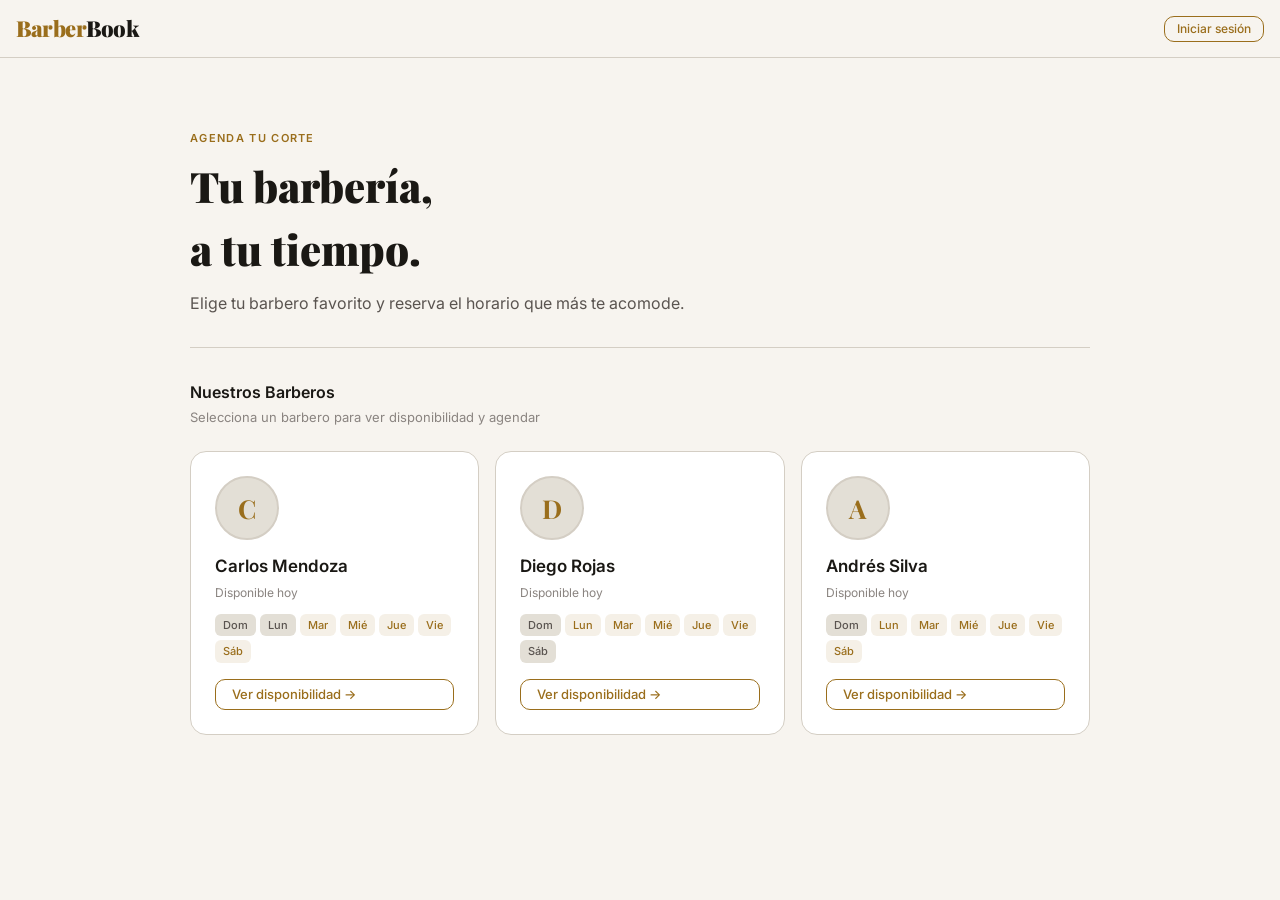
<file: index.html>
<!DOCTYPE html>
<html lang="es">
<head>
  <meta charset="UTF-8">
  <meta name="viewport" content="width=device-width, initial-scale=1.0, viewport-fit=cover">
  <title>BarberBook</title>
  <link rel="preconnect" href="https://fonts.googleapis.com">
  <link rel="stylesheet" href="https://fonts.googleapis.com/css2?family=Playfair+Display:wght@400;700;900&family=Inter:wght@300;400;500;600&display=swap">
  <link rel="stylesheet" href="estilos.css">
</head>
<body>

<div id="toast"></div>

<!-- ======= HOME ======= -->
<div id="screen-home" class="screen">
  <nav class="top-nav">
    <div class="nav-logo">Barber<span>Book</span></div>
    <div class="nav-actions" id="nav-actions-home"></div>
  </nav>
  <div class="main">
    <div class="hero">
      <div class="section-eyebrow">Agenda tu corte</div>
      <h1>Tu barbería,<br>a tu tiempo.</h1>
      <p class="hero-subtitle">Elige tu barbero favorito y reserva el horario que más te acomode.</p>
    </div>
    <h3 style="margin-bottom:4px">Nuestros Barberos</h3>
    <p style="font-size:13px;color:var(--fg-3);margin-bottom:0">Selecciona un barbero para ver disponibilidad y agendar</p>
    <div class="barbers-grid" id="barbers-grid"></div>
  </div>
</div>

<!-- ======= BOOKING ======= -->
<div id="screen-booking" class="screen">
  <nav class="top-nav">
    <div class="nav-logo">Barber<span>Book</span></div>
    <div class="nav-actions" id="nav-actions-booking"></div>
  </nav>
  <div class="main">
    <button class="back-btn" onclick="showScreen('home')">← Volver</button>
    <div id="booking-barber-header" style="margin-bottom:24px"></div>
    <div class="booking-layout">
      <div>
        <div class="card" style="margin-bottom:16px">
          <div class="calendar-header">
            <button class="btn btn-ghost btn-icon" id="cal-prev" onclick="calNav(-1)">‹</button>
            <span id="cal-month-label" style="font-weight:600;font-size:15px"></span>
            <button class="btn btn-ghost btn-icon" id="cal-next" onclick="calNav(1)">›</button>
          </div>
          <div class="calendar-grid" id="cal-labels"></div>
          <div class="calendar-grid" id="cal-grid"></div>
        </div>
        <div class="card" id="slots-container" style="display:none">
          <div class="slots-title" id="slots-date-label"></div>
          <div class="slots-grid" id="slots-grid"></div>
        </div>
      </div>
      <div>
        <div class="booking-summary">
          <h3 style="margin-bottom:16px">Tu reserva</h3>
          <div class="summary-row"><span class="summary-label">Barbero</span><span class="summary-value" id="s-barber">—</span></div>
          <div class="summary-row"><span class="summary-label">Fecha</span><span class="summary-value" id="s-date">—</span></div>
          <div class="summary-row"><span class="summary-label">Hora</span><span class="summary-value" id="s-time">—</span></div>
          <div style="margin-top:16px">
            <button class="btn btn-primary btn-lg" style="width:100%" id="btn-confirm-booking" onclick="openConfirmModal()" disabled>Confirmar reserva</button>
          </div>
        </div>
      </div>
    </div>
  </div>
</div>

<!-- ======= CLIENTE ======= -->
<div id="screen-client" class="screen">
  <nav class="top-nav">
    <div class="nav-logo">Barber<span>Book</span></div>
    <div class="nav-actions" id="nav-actions-client"></div>
  </nav>
  <div class="main">
    <div style="margin-bottom:24px">
      <div class="section-eyebrow">Mi cuenta</div>
      <h2 id="client-welcome"></h2>
    </div>
    <div class="tabs">
      <button class="tab active" onclick="clientTab('upcoming')">Próximas citas</button>
      <button class="tab" onclick="clientTab('past')">Historial</button>
    </div>
    <div id="client-appointments"></div>
    <div style="margin-top:24px">
      <button class="btn btn-outline" onclick="showScreen('home')">+ Nueva reserva</button>
    </div>
  </div>
</div>

<!-- ======= BARBERO ======= -->
<div id="screen-barber" class="screen">
  <nav class="top-nav">
    <div class="nav-logo">Barber<span>Book</span></div>
    <div class="nav-actions" id="nav-actions-barber"></div>
  </nav>
  <div class="main main-wide">
    <div style="margin-bottom:24px">
      <div class="section-eyebrow">Panel de Barbero</div>
      <h2 id="barber-welcome"></h2>
    </div>
    <div class="tabs">
      <button class="tab active" onclick="barberTab('agenda')">Mi agenda</button>
      <button class="tab" onclick="barberTab('schedule')">Disponibilidad</button>
      <button class="tab" onclick="barberTab('overrides')">Días especiales</button>
    </div>
    <div id="barber-panel-content"></div>
  </div>
</div>

<!-- ======= MODALES ======= -->

<!-- Login -->
<div id="modal-login" class="modal-backdrop" style="display:none">
  <div class="modal">
    <div class="modal-title">Iniciar sesión</div>
    <div class="tabs">
      <button class="tab active" onclick="loginTab('client')">Cliente</button>
      <button class="tab" onclick="loginTab('barber')">Barbero</button>
    </div>
    <div id="login-form-client">
      <div class="form-group">
        <label class="form-label">Nombre</label>
        <input class="form-input" id="lc-name" placeholder="Tu nombre" type="text">
      </div>
      <div class="form-group">
        <label class="form-label">Correo electrónico</label>
        <input class="form-input" id="lc-email" placeholder="tu@email.com" type="email">
      </div>
    </div>
    <div id="login-form-barber" style="display:none">
      <div class="form-group">
        <label class="form-label">Correo del barbero</label>
        <input class="form-input" id="lb-email" placeholder="correo@gmail.com" type="email">
      </div>
      <p style="font-size:12px;color:var(--fg-3);margin-top:-8px">Solo los correos registrados como barbero pueden acceder aquí.</p>
    </div>
    <div class="modal-actions">
      <button class="btn btn-ghost" onclick="closeModal('modal-login')">Cancelar</button>
      <button class="btn btn-primary" onclick="doLogin()">Entrar</button>
    </div>
  </div>
</div>

<!-- Confirmar reserva -->
<div id="modal-confirm" class="modal-backdrop" style="display:none">
  <div class="modal">
    <div class="modal-title">Confirmar reserva</div>
    <div id="confirm-summary" style="margin-bottom:16px"></div>
    <div id="confirm-client-fields" style="display:none">
      <div class="form-group">
        <label class="form-label">Tu nombre</label>
        <input class="form-input" id="guest-name" placeholder="Nombre">
      </div>
      <div class="form-group">
        <label class="form-label">Tu correo</label>
        <input class="form-input" id="guest-email" placeholder="tu@email.com" type="email">
      </div>
    </div>
    <div class="modal-actions">
      <button class="btn btn-ghost" onclick="closeModal('modal-confirm')">Cancelar</button>
      <button class="btn btn-primary" onclick="doBook()">Reservar</button>
    </div>
  </div>
</div>

<!-- Día especial -->
<div id="modal-override" class="modal-backdrop" style="display:none">
  <div class="modal">
    <div class="modal-title">Marcar día especial</div>
    <div class="form-group">
      <label class="form-label">Fecha</label>
      <input class="form-input" id="ov-date" type="date">
    </div>
    <div class="form-group">
      <label class="form-label">Estado</label>
      <div style="display:flex;flex-direction:column;gap:10px;margin-top:6px">
        <label style="display:flex;align-items:center;gap:8px;cursor:pointer;font-size:14px">
          <input type="radio" name="ov-status" value="unavailable" checked> 🔴 No disponible ese día
        </label>
        <label style="display:flex;align-items:center;gap:8px;cursor:pointer;font-size:14px">
          <input type="radio" name="ov-status" value="available"> 🟢 Disponible (día extra)
        </label>
      </div>
    </div>
    <div class="modal-actions">
      <button class="btn btn-ghost" onclick="closeModal('modal-override')">Cancelar</button>
      <button class="btn btn-primary" onclick="doAddOverride()">Guardar</button>
    </div>
  </div>
</div>

<script src="app.js"></script>
</body>
</html>
</file>
<file: estilos.css>
/* === DESIGN TOKENS === */
/* Layout: Full-screen app, sidebar nav + main content, card-based booking flow */
:root {
  --bg: #0f0e0c;
  --bg-2: #1a1814;
  --bg-3: #242220;
  --surface: #2a2824;
  --border: #3a3834;
  --fg: #f0ebe3;
  --fg-2: #a09890;
  --fg-3: #6a6460;
  --accent: #c9a84c;
  --accent-dim: #8a6e2f;
  --accent-soft: rgba(201,168,76,0.12);
  --danger: #e05555;
  --danger-soft: rgba(224,85,85,0.12);
  --success: #5a9e72;
  --success-soft: rgba(90,158,114,0.12);
  --radius: 10px;
  --radius-lg: 16px;
  color-scheme: dark;
}

@media (prefers-color-scheme: light) {
  :root:not([data-theme="dark"]) {
    --bg: #f7f4ef;
    --bg-2: #ede9e1;
    --bg-3: #e3dfd6;
    --surface: #ffffff;
    --border: #d4cec4;
    --fg: #1a1814;
    --fg-2: #5a5450;
    --fg-3: #8a8480;
    --accent: #9a6e1c;
    --accent-dim: #7a5614;
    --accent-soft: rgba(154,110,28,0.10);
    --danger: #c04040;
    --danger-soft: rgba(192,64,64,0.10);
    --success: #3a7e52;
    --success-soft: rgba(58,126,82,0.10);
    color-scheme: light;
  }
}

:root[data-theme="light"] {
  --bg: #f7f4ef;
  --bg-2: #ede9e1;
  --bg-3: #e3dfd6;
  --surface: #ffffff;
  --border: #d4cec4;
  --fg: #1a1814;
  --fg-2: #5a5450;
  --fg-3: #8a8480;
  --accent: #9a6e1c;
  --accent-dim: #7a5614;
  --accent-soft: rgba(154,110,28,0.10);
  --danger: #c04040;
  --danger-soft: rgba(192,64,64,0.10);
  --success: #3a7e52;
  --success-soft: rgba(58,126,82,0.10);
  color-scheme: light;
}

*, *::before, *::after { box-sizing: border-box; margin: 0; padding: 0; }

html, body {
  height: 100%;
  background: var(--bg);
  color: var(--fg);
  font-family: 'Inter', system-ui, sans-serif;
  font-size: 15px;
  line-height: 1.5;
}

body {
  padding-left: max(16px, env(safe-area-inset-left, 0px));
  padding-right: max(16px, env(safe-area-inset-right, 0px));
  padding-block: 0;
}

/* === SCREENS === */
.screen { display: none; min-height: 100%; }
.screen.active { display: flex; flex-direction: column; }

/* === NAV === */
.top-nav {
  position: sticky;
  top: env(safe-area-inset-top, 0px);
  z-index: 100;
  background: var(--bg);
  border-bottom: 1px solid var(--border);
  padding: 0 max(16px, env(safe-area-inset-left, 0px));
  margin: 0 calc(-1 * max(16px, env(safe-area-inset-left, 0px)));
  display: flex;
  align-items: center;
  gap: 12px;
  height: 58px;
}

body::before {
  content: "";
  position: fixed;
  inset: 0 0 auto;
  height: env(safe-area-inset-top, 0px);
  z-index: 200;
  background: var(--bg);
}

.nav-logo {
  font-family: 'Playfair Display', serif;
  font-size: 22px;
  font-weight: 900;
  color: var(--accent);
  letter-spacing: -0.5px;
  flex: 1;
}

.nav-logo span { color: var(--fg); }

.nav-actions { display: flex; gap: 8px; align-items: center; }

.btn {
  display: inline-flex; align-items: center; gap: 6px;
  padding: 8px 16px;
  border-radius: var(--radius);
  font-size: 13px; font-weight: 500;
  cursor: pointer; border: none;
  transition: all 0.15s;
  font-family: inherit;
  line-height: 1;
}
.btn:active { transform: scale(0.97); }
.btn-ghost { background: transparent; color: var(--fg-2); }
.btn-ghost:hover { background: var(--bg-2); color: var(--fg); }
.btn-outline { background: transparent; color: var(--accent); border: 1px solid var(--accent); }
.btn-outline:hover { background: var(--accent-soft); }
.btn-primary { background: var(--accent); color: #0f0e0c; font-weight: 600; }
.btn-primary:hover { filter: brightness(1.1); }
.btn-danger { background: var(--danger); color: #fff; }
.btn-danger:hover { filter: brightness(1.1); }
.btn-sm { padding: 6px 12px; font-size: 12px; }
.btn-lg { padding: 12px 24px; font-size: 15px; }
.btn-icon { padding: 8px; border-radius: 8px; }
.btn:disabled { opacity: 0.4; cursor: not-allowed; }

/* === MAIN CONTENT === */
.main { flex: 1; padding: 24px 0; max-width: 900px; width: 100%; margin: 0 auto; }
.main-wide { max-width: 1100px; }

/* === SECTION TITLES === */
.section-eyebrow {
  font-size: 11px; font-weight: 600; letter-spacing: 0.12em;
  text-transform: uppercase; color: var(--accent);
  margin-bottom: 8px;
}
h1 { font-family: 'Playfair Display', serif; font-size: clamp(28px, 5vw, 42px); font-weight: 900; text-wrap: balance; }
h2 { font-family: 'Playfair Display', serif; font-size: clamp(20px, 3vw, 28px); font-weight: 700; text-wrap: balance; }
h3 { font-size: 16px; font-weight: 600; }

/* === CARDS === */
.card {
  background: var(--surface);
  border: 1px solid var(--border);
  border-radius: var(--radius-lg);
  padding: 20px;
}

/* === BARBER CARDS (home) === */
.barbers-grid {
  display: grid;
  grid-template-columns: repeat(auto-fit, minmax(240px, 1fr));
  gap: 16px;
  margin-top: 24px;
}

.barber-card {
  background: var(--surface);
  border: 1px solid var(--border);
  border-radius: var(--radius-lg);
  padding: 24px;
  cursor: pointer;
  transition: all 0.2s;
  position: relative;
  overflow: hidden;
}
.barber-card::before {
  content: '';
  position: absolute;
  inset: 0;
  background: var(--accent-soft);
  opacity: 0;
  transition: opacity 0.2s;
}
.barber-card:hover { border-color: var(--accent); transform: translateY(-2px); }
.barber-card:hover::before { opacity: 1; }

.barber-avatar {
  width: 64px; height: 64px;
  border-radius: 50%;
  background: var(--bg-3);
  display: flex; align-items: center; justify-content: center;
  font-family: 'Playfair Display', serif;
  font-size: 26px; font-weight: 700; color: var(--accent);
  margin-bottom: 14px;
  border: 2px solid var(--border);
}
.barber-name { font-weight: 600; font-size: 17px; margin-bottom: 4px; }
.barber-schedule { font-size: 12px; color: var(--fg-3); margin-bottom: 12px; }
.barber-days { display: flex; gap: 4px; flex-wrap: wrap; margin-bottom: 16px; }
.day-chip {
  font-size: 11px; font-weight: 500;
  padding: 3px 8px;
  border-radius: 6px;
  background: var(--bg-3);
  color: var(--fg-2);
}
.day-chip.active { background: var(--accent-soft); color: var(--accent); }

/* === CALENDAR BOOKING === */
.booking-layout {
  display: grid;
  grid-template-columns: 1fr 280px;
  gap: 20px;
  align-items: start;
}
@media (max-width: 640px) {
  .booking-layout { grid-template-columns: 1fr; }
}

.calendar-header {
  display: flex; align-items: center; justify-content: space-between;
  margin-bottom: 16px;
}
.calendar-grid {
  display: grid;
  grid-template-columns: repeat(7, 1fr);
  gap: 4px;
}
.cal-label {
  text-align: center; font-size: 11px; font-weight: 600;
  letter-spacing: 0.06em; text-transform: uppercase;
  color: var(--fg-3); padding: 6px 0;
}
.cal-day {
  aspect-ratio: 1;
  display: flex; align-items: center; justify-content: center;
  border-radius: 8px;
  font-size: 13px; font-weight: 500;
  cursor: pointer;
  border: 1px solid transparent;
  transition: all 0.15s;
  position: relative;
}
.cal-day:hover:not(.disabled):not(.empty) { background: var(--bg-2); border-color: var(--border); }
.cal-day.empty { cursor: default; }
.cal-day.disabled { color: var(--fg-3); opacity: 0.35; cursor: not-allowed; }
.cal-day.available { color: var(--fg); }
.cal-day.selected { background: var(--accent); color: #0f0e0c; font-weight: 600; border-color: var(--accent); }
.cal-day.today { border-color: var(--accent); color: var(--accent); }
.cal-day.today.selected { color: #0f0e0c; }

/* === TIME SLOTS === */
.slots-title { font-size: 13px; font-weight: 600; color: var(--fg-2); margin-bottom: 12px; }
.slots-grid {
  display: grid;
  grid-template-columns: repeat(2, 1fr);
  gap: 8px;
}
.time-slot {
  padding: 10px 6px;
  text-align: center;
  border-radius: 8px;
  font-size: 13px; font-weight: 500;
  cursor: pointer;
  border: 1px solid var(--border);
  background: var(--bg-2);
  color: var(--fg);
  transition: all 0.15s;
  font-variant-numeric: tabular-nums;
}
.time-slot:hover { border-color: var(--accent); background: var(--accent-soft); }
.time-slot.selected { background: var(--accent); color: #0f0e0c; border-color: var(--accent); font-weight: 600; }
.time-slot.booked { opacity: 0.35; cursor: not-allowed; text-decoration: line-through; }

/* === BOOKING SUMMARY === */
.booking-summary {
  background: var(--surface);
  border: 1px solid var(--border);
  border-radius: var(--radius-lg);
  padding: 20px;
}
.summary-row {
  display: flex; justify-content: space-between; align-items: baseline;
  padding: 8px 0;
  border-bottom: 1px solid var(--border);
  font-size: 14px;
}
.summary-row:last-child { border-bottom: none; }
.summary-label { color: var(--fg-2); }
.summary-value { font-weight: 500; }

/* === FORMS === */
.form-group { margin-bottom: 16px; }
.form-label { display: block; font-size: 13px; font-weight: 500; color: var(--fg-2); margin-bottom: 6px; }
.form-input {
  width: 100%;
  background: var(--bg-2);
  border: 1px solid var(--border);
  border-radius: var(--radius);
  padding: 10px 14px;
  font-size: 14px; color: var(--fg);
  font-family: inherit;
  transition: border-color 0.15s;
}
.form-input:focus { outline: none; border-color: var(--accent); }
.form-input::placeholder { color: var(--fg-3); }

/* === TABS === */
.tabs { display: flex; gap: 4px; background: var(--bg-2); border-radius: var(--radius); padding: 4px; margin-bottom: 20px; }
.tab {
  flex: 1; padding: 8px 16px; border-radius: 7px; border: none;
  font-size: 13px; font-weight: 500; cursor: pointer;
  background: transparent; color: var(--fg-2); font-family: inherit;
  transition: all 0.15s;
}
.tab.active { background: var(--surface); color: var(--fg); box-shadow: 0 1px 3px rgba(0,0,0,0.2); }

/* === MODAL === */
.modal-backdrop {
  position: fixed; inset: 0; background: rgba(0,0,0,0.65);
  display: flex; align-items: center; justify-content: center;
  z-index: 1000; padding: 16px;
}
.modal {
  background: var(--bg-2);
  border: 1px solid var(--border);
  border-radius: var(--radius-lg);
  padding: 28px;
  width: 100%; max-width: 440px;
  max-height: 90vh;
  overflow-y: auto;
}
.modal-title { font-family: 'Playfair Display', serif; font-size: 22px; font-weight: 700; margin-bottom: 20px; }
.modal-actions { display: flex; gap: 10px; margin-top: 20px; justify-content: flex-end; }

/* === BADGE === */
.badge {
  display: inline-flex; align-items: center;
  padding: 3px 8px; border-radius: 6px;
  font-size: 11px; font-weight: 600; letter-spacing: 0.04em;
}
.badge-success { background: var(--success-soft); color: var(--success); }
.badge-warning { background: rgba(201,168,76,0.15); color: var(--accent); }
.badge-danger { background: var(--danger-soft); color: var(--danger); }

/* === HERO (home) === */
.hero {
  padding: 48px 0 32px;
  border-bottom: 1px solid var(--border);
  margin-bottom: 32px;
}
.hero-subtitle { font-size: 16px; color: var(--fg-2); margin-top: 10px; max-width: 520px; }

/* === BARBER PANEL (dashboard) === */
.day-toggle-grid {
  display: grid;
  grid-template-columns: repeat(7, 1fr);
  gap: 6px;
  margin-top: 8px;
}
.day-toggle {
  padding: 10px 4px;
  text-align: center;
  border-radius: 8px;
  font-size: 12px; font-weight: 500;
  cursor: pointer;
  border: 1px solid var(--border);
  background: var(--bg-2);
  color: var(--fg-3);
  transition: all 0.15s;
  user-select: none;
}
.day-toggle.on { background: var(--accent-soft); color: var(--accent); border-color: var(--accent); }
.day-toggle.off { background: var(--danger-soft); color: var(--danger); border-color: var(--danger); opacity: 0.6; }

.appointments-list { display: flex; flex-direction: column; gap: 10px; margin-top: 12px; }
.appt-row {
  display: flex; align-items: center; gap: 12px;
  padding: 14px 16px;
  background: var(--bg-2);
  border: 1px solid var(--border);
  border-radius: var(--radius);
}
.appt-time { font-variant-numeric: tabular-nums; font-weight: 600; font-size: 14px; min-width: 55px; }
.appt-info { flex: 1; }
.appt-client { font-weight: 500; font-size: 14px; }
.appt-date { font-size: 12px; color: var(--fg-3); }

/* === CLIENT APPOINTMENTS === */
.client-appt-card {
  display: flex; gap: 16px; align-items: flex-start;
  padding: 16px;
  background: var(--surface);
  border: 1px solid var(--border);
  border-radius: var(--radius);
  margin-bottom: 10px;
}
.client-appt-date {
  text-align: center;
  background: var(--accent-soft);
  border: 1px solid rgba(201,168,76,0.2);
  border-radius: 10px;
  padding: 8px 12px;
  min-width: 56px;
}
.appt-day-num { font-family: 'Playfair Display', serif; font-size: 24px; font-weight: 700; color: var(--accent); line-height: 1; }
.appt-month { font-size: 11px; font-weight: 600; text-transform: uppercase; letter-spacing: 0.06em; color: var(--fg-3); }

/* === TOAST === */
#toast {
  position: fixed; bottom: 24px; left: 50%; transform: translateX(-50%);
  background: var(--fg); color: var(--bg);
  padding: 12px 20px; border-radius: 10px;
  font-size: 14px; font-weight: 500;
  z-index: 9999;
  opacity: 0; pointer-events: none;
  transition: opacity 0.25s;
  white-space: nowrap;
  max-width: calc(100vw - 40px);
}
#toast.show { opacity: 1; }

/* === OVERRIDE LIST === */
.override-item {
  display: flex; align-items: center; justify-content: space-between;
  padding: 10px 12px;
  background: var(--bg-2); border: 1px solid var(--border);
  border-radius: var(--radius); font-size: 13px;
  margin-bottom: 8px;
}

/* === EMPTY STATE === */
.empty-state {
  text-align: center; padding: 40px 16px; color: var(--fg-3);
}
.empty-state-icon { font-size: 36px; margin-bottom: 12px; }
.empty-state p { font-size: 14px; }

/* === BACK BUTTON === */
.back-btn {
  display: inline-flex; align-items: center; gap: 6px;
  color: var(--fg-3); font-size: 13px; font-weight: 500;
  cursor: pointer; margin-bottom: 20px;
  background: none; border: none; font-family: inherit;
  padding: 0;
}
.back-btn:hover { color: var(--accent); }

.divider { border: none; border-top: 1px solid var(--border); margin: 20px 0; }

/* === RESPONSIVE === */
@media (max-width: 560px) {
  .nav-logo { font-size: 18px; }
  .hero { padding: 28px 0 20px; }
  .day-toggle-grid { grid-template-columns: repeat(4, 1fr); }
  .booking-layout { grid-template-columns: 1fr; }
  .modal { padding: 20px; }
  .slots-grid { grid-template-columns: repeat(3, 1fr); }
}
</file>
